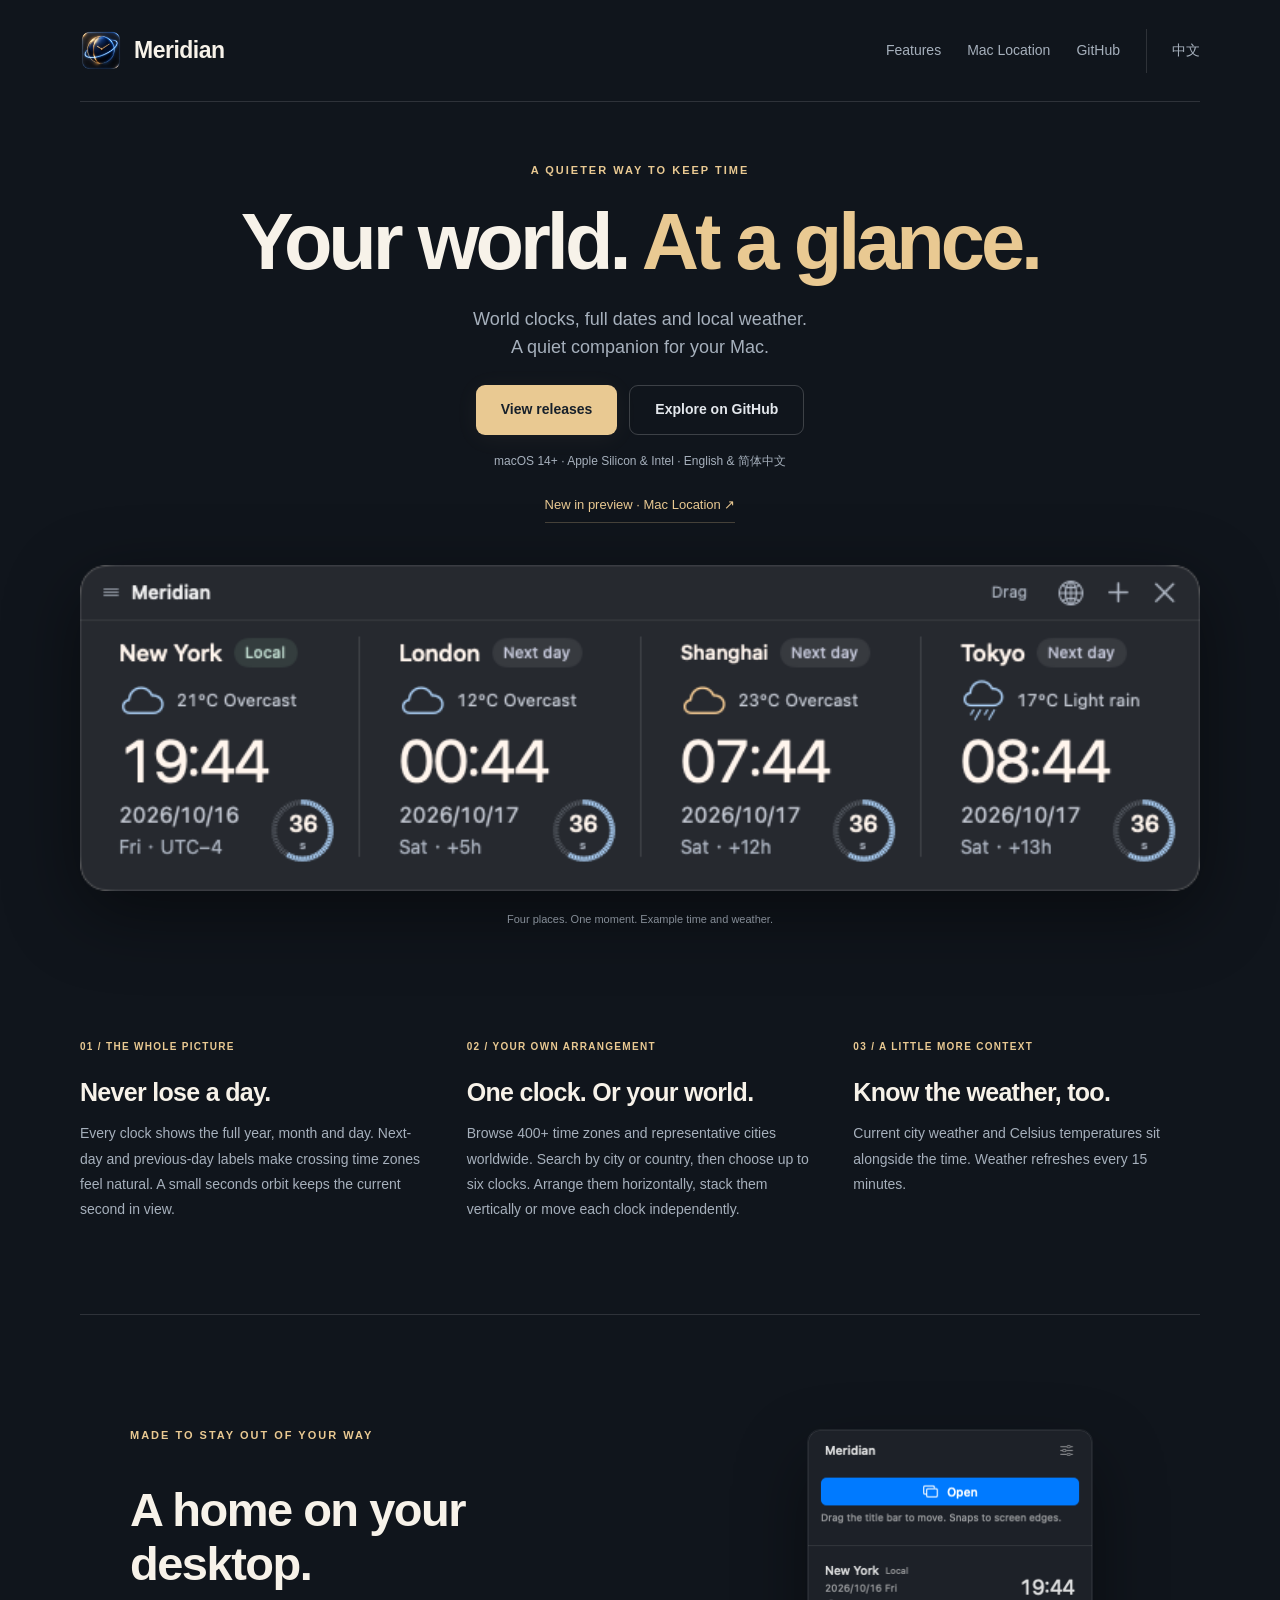
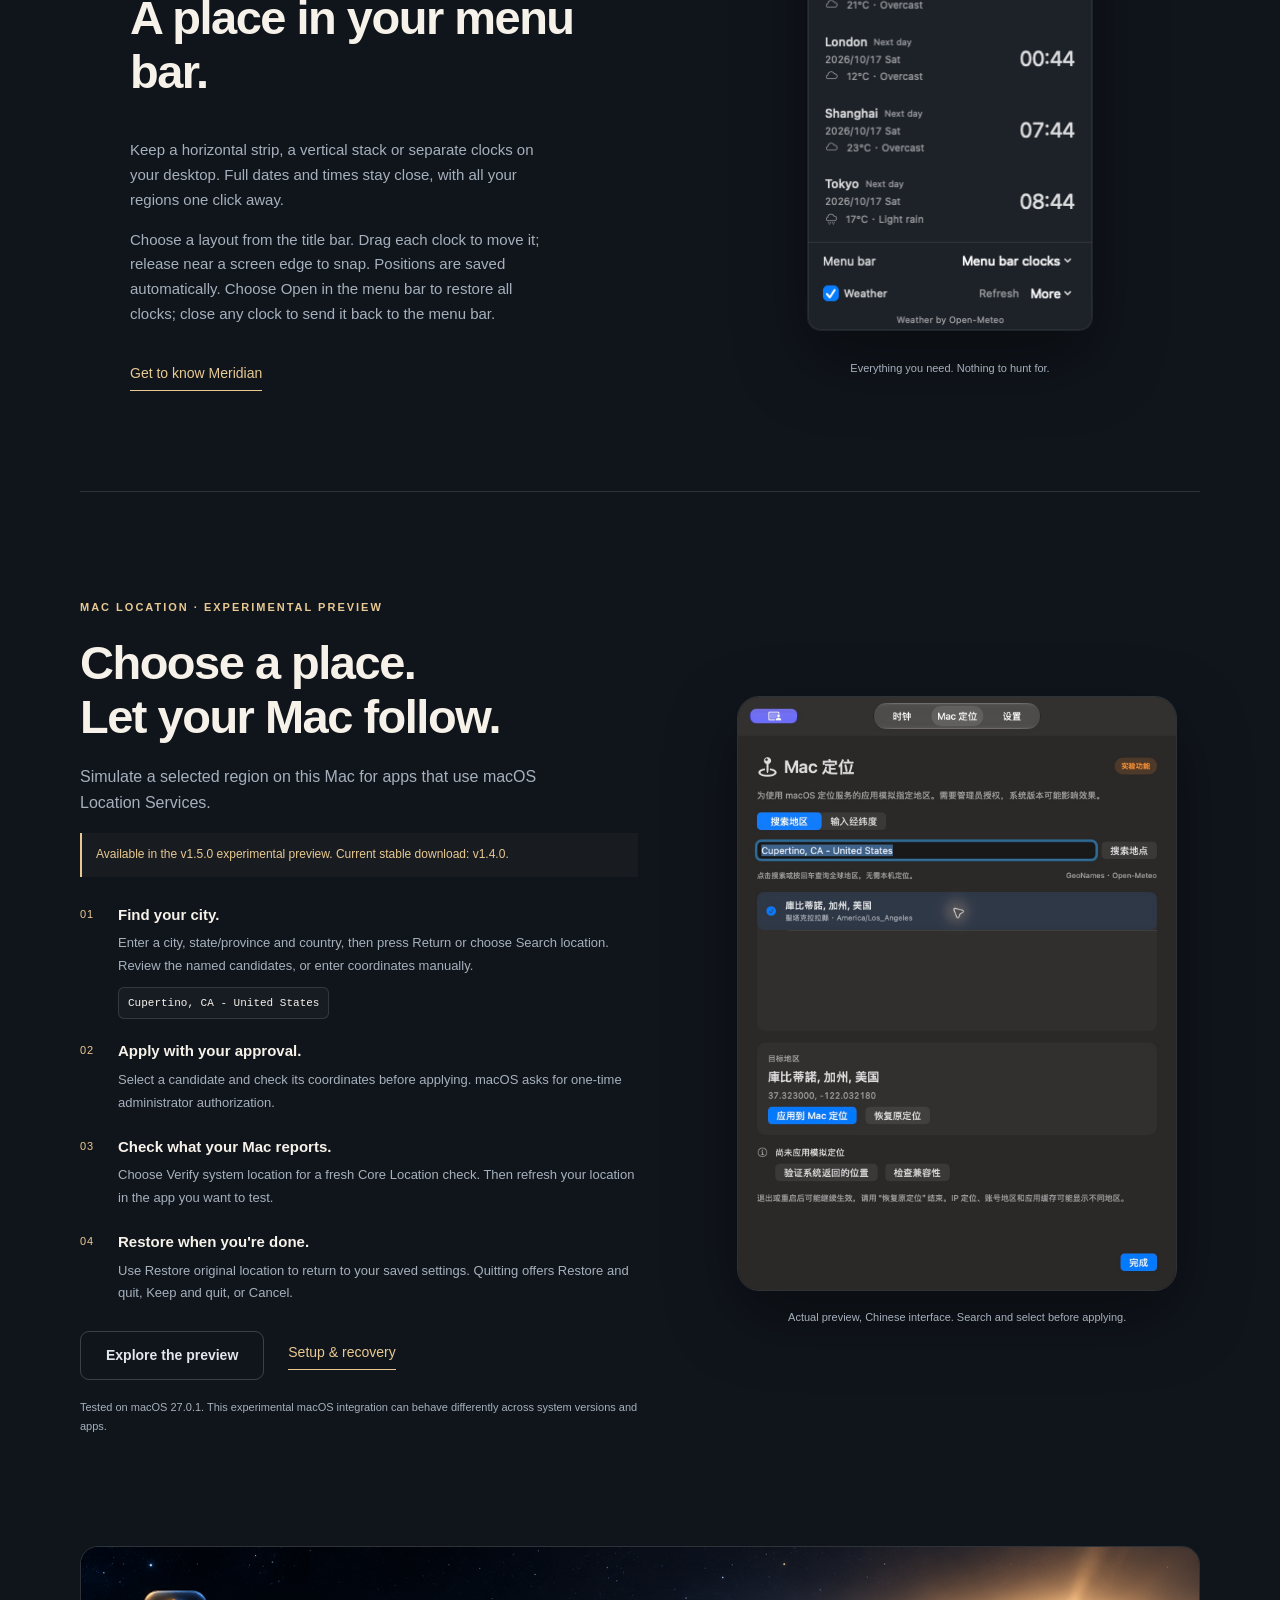
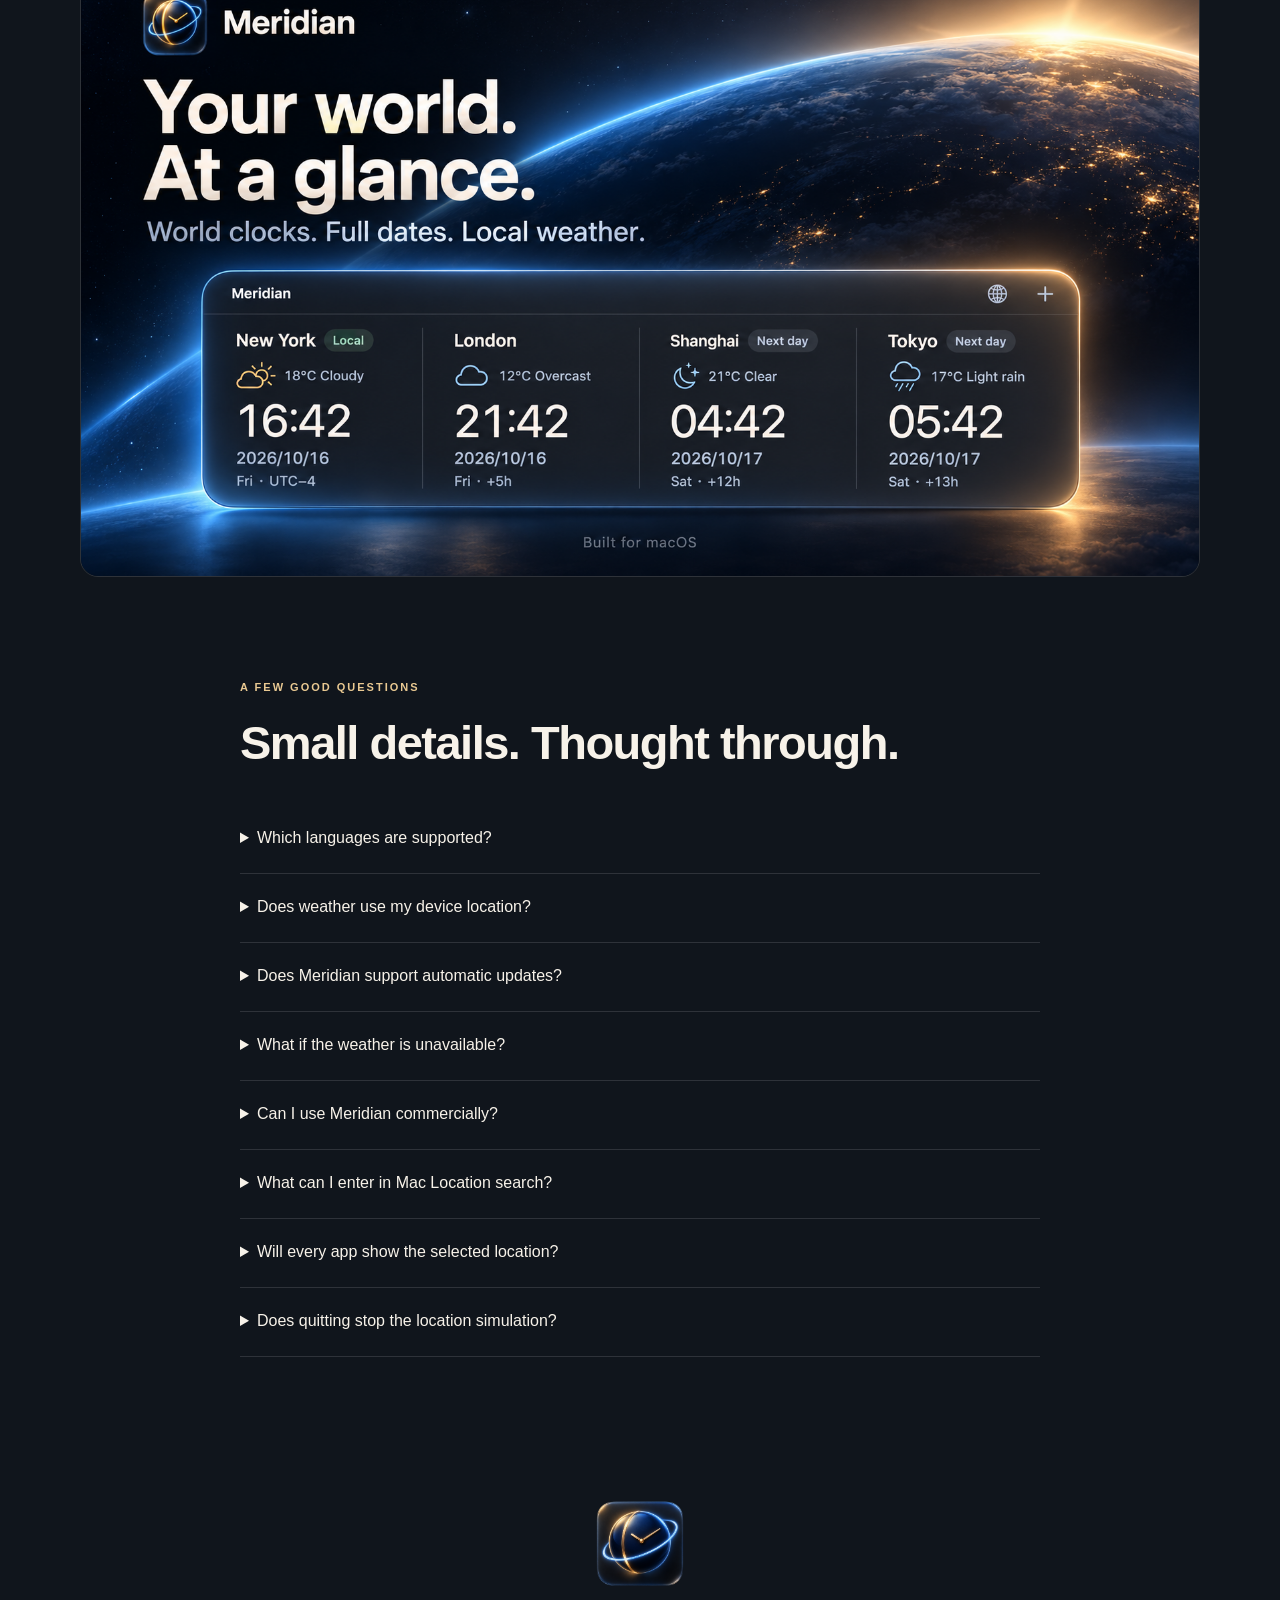
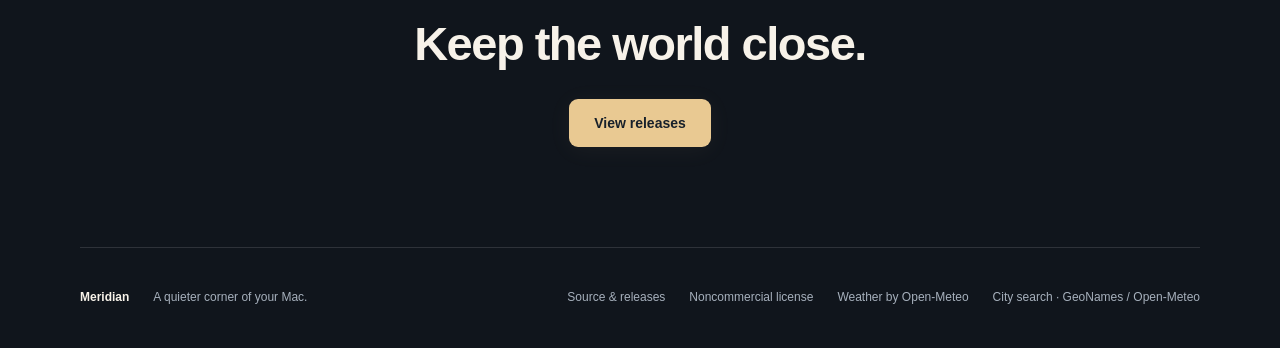
<file: index.html>
<!doctype html>
<html lang="en">
<head>
  <meta charset="utf-8">
  <meta name="viewport" content="width=device-width, initial-scale=1">
  <meta http-equiv="refresh" content="0; url=./docs/">
  <link rel="canonical" href="https://etongle.github.io/Meridian/">
  <script>location.replace('./docs/'+location.search+location.hash);</script>
  <title>Meridian — Your world. At a glance.</title>
</head>
<body><p><a href="./docs/">Visit the Meridian website / 访问 Meridian 官网</a></p></body>
</html>
</file>
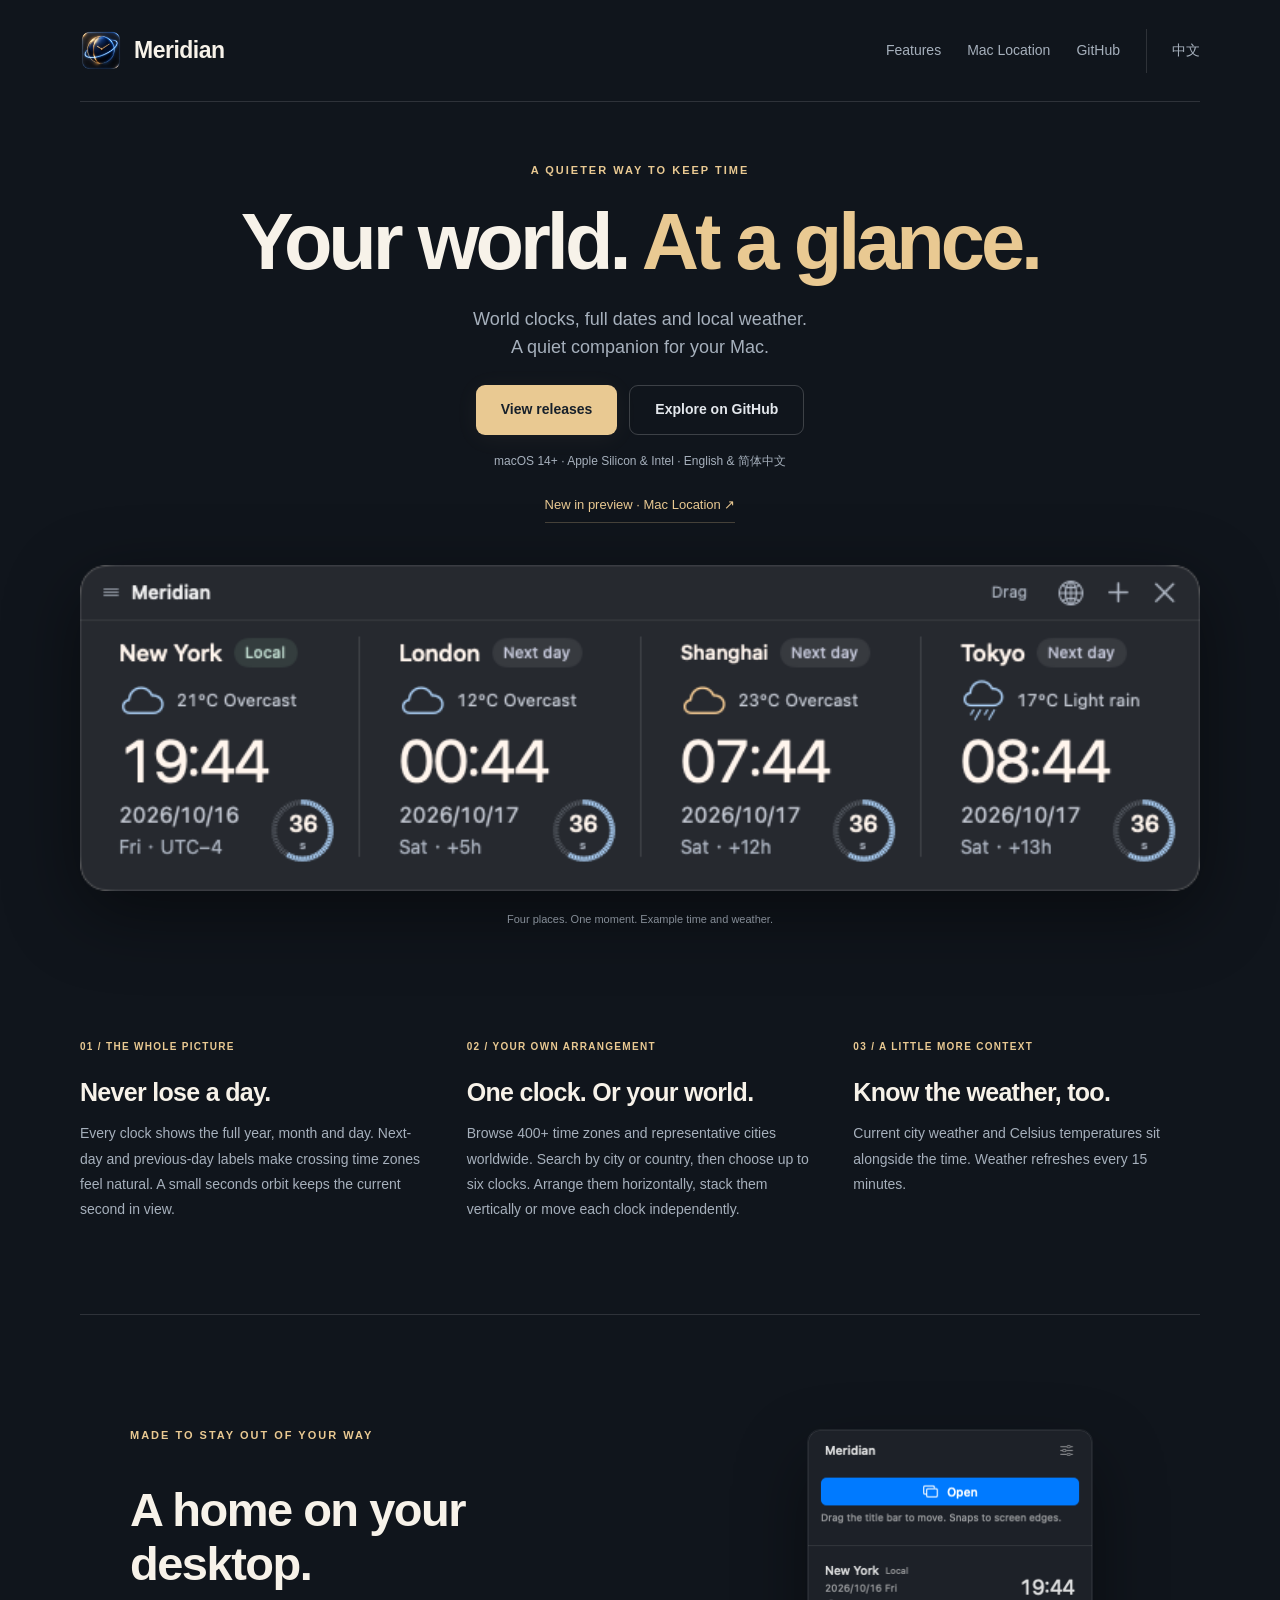
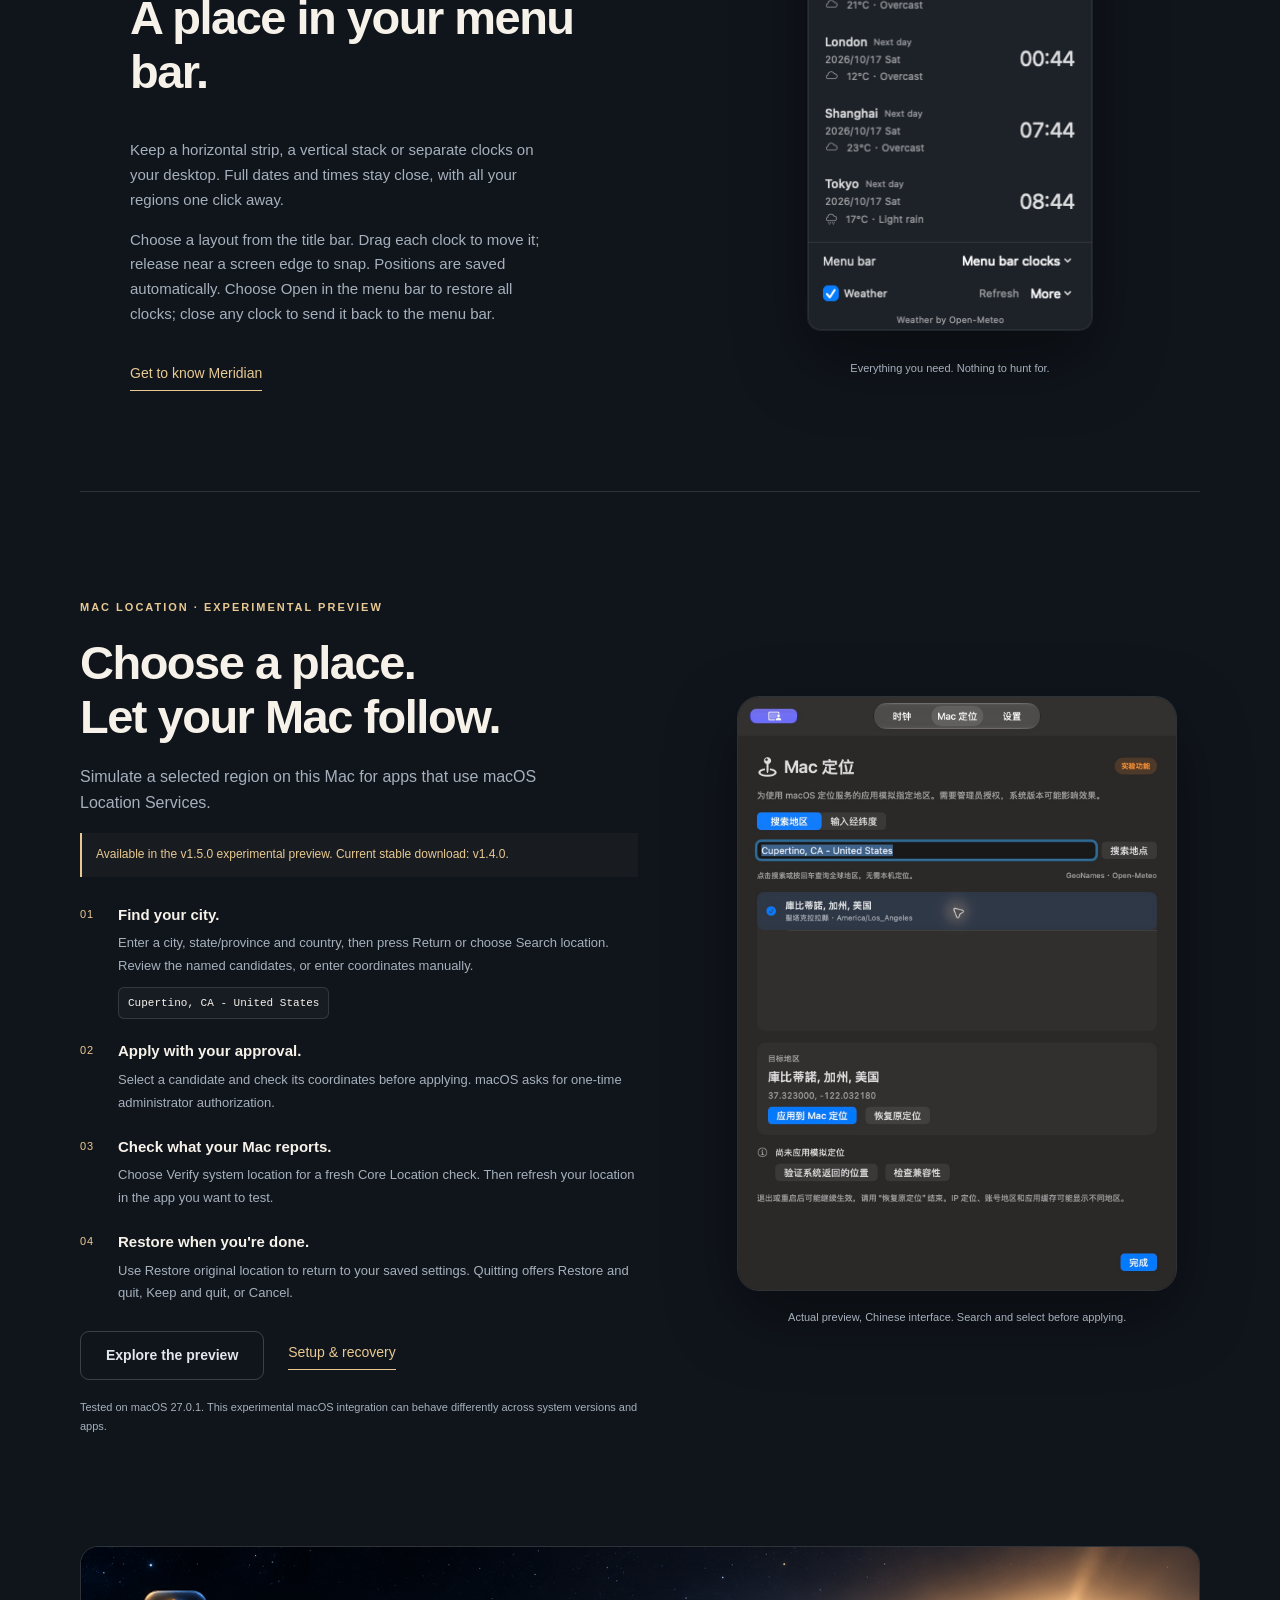
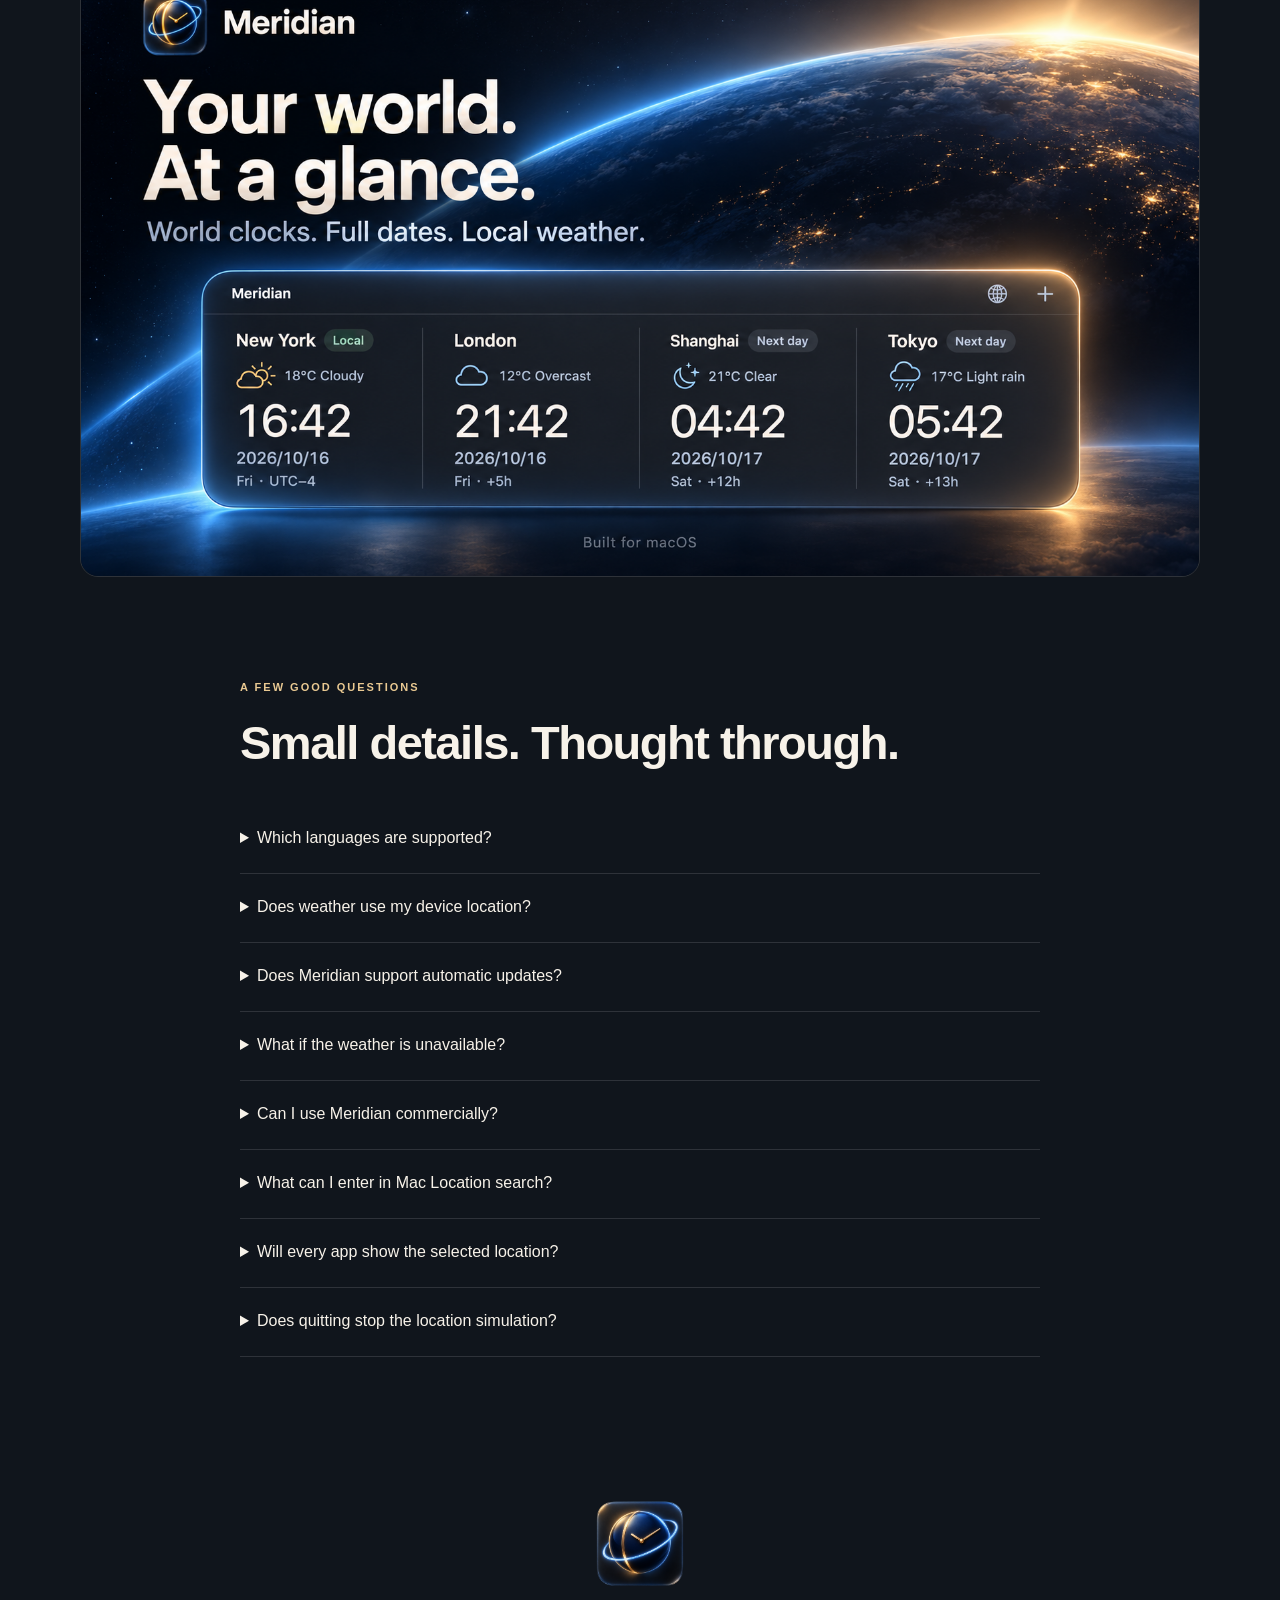
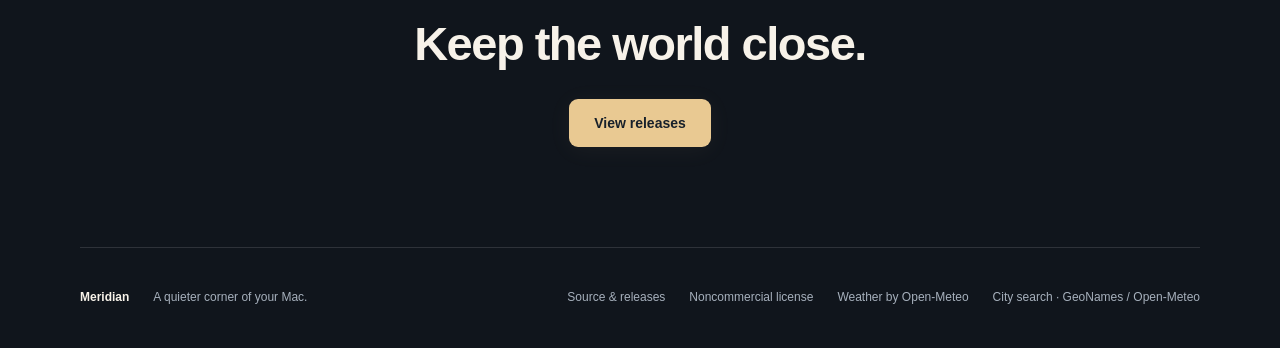
<file: docs/index.html>
<!doctype html>
<html lang="en">
<head>
  <meta charset="utf-8"><meta name="viewport" content="width=device-width, initial-scale=1">
  <title>Meridian — Your world. At a glance.</title>
  <meta name="description" content="World clocks, full dates and weather for Mac. Explore the experimental Mac Location preview with worldwide city search, location verification and restore. English and Simplified Chinese.">
  <meta property="og:title" content="Meridian — Your world. At a glance.">
  <meta property="og:description" content="World clocks, full dates and weather. Now preview Mac Location: search a city, simulate, verify and restore.">
  <meta property="og:type" content="website"><meta property="og:url" content="https://etongle.github.io/Meridian/">
  <meta property="og:image" content="https://etongle.github.io/Meridian/assets/promo-en.png">
  <meta name="twitter:card" content="summary_large_image">
  <link rel="icon" href="assets/app-icon.png" type="image/png">
  <link rel="canonical" href="https://etongle.github.io/Meridian/">
  <link rel="stylesheet" href="style.css?v=20261018-mac-location"><script defer src="site.js?v=20261018-mac-location"></script>
</head>
<body>
<a class="skip" href="#main" data-i18n="skip">Skip to content</a>
<header class="nav wrap"><a class="wordmark" href="#" aria-label="Meridian home"><img src="assets/app-icon.png" alt="" width="42" height="42">Meridian</a><nav aria-label="Main navigation"><a href="#features" data-i18n="featuresNav">Features</a><a href="#mac-location" data-i18n="locationNav">Mac Location</a><a class="github-nav" href="https://github.com/etongle/Meridian">GitHub</a><button id="language" type="button" aria-label="Switch to Simplified Chinese">中文</button></nav></header>
<main id="main">
<section class="hero wrap">
  <p class="eyebrow" data-i18n="eyebrow">A QUIETER WAY TO KEEP TIME</p>
  <h1 data-i18n="headline">Your world.<br><span>At a glance.</span></h1>
  <p class="intro" data-i18n="intro">World clocks, full dates and local weather.<br>A quiet companion for your Mac.</p>
  <div class="actions"><a class="button primary download-link" href="https://github.com/etongle/Meridian/releases" data-i18n="download">View releases</a><a class="button secondary" href="https://github.com/etongle/Meridian" data-i18n="source">Explore on GitHub</a></div>
  <p class="requirements" data-i18n="requirements">macOS 14+ · Apple Silicon & Intel · English & 简体中文</p>
  <a class="preview-link" href="#mac-location" data-i18n="heroPreview">New in preview · Mac Location ↗</a>
  <figure class="product"><img src="assets/widget.png" width="720" height="210" alt="Meridian desktop widget showing New York, London, Shanghai and Tokyo with full dates and weather"><figcaption data-i18n="caption">Four places. One moment. Example time and weather.</figcaption></figure>
</section>
<section id="features" class="features wrap">
  <article><p class="number">01 / <span data-i18n="feature1Tag">THE WHOLE PICTURE</span></p><h2 data-i18n="feature1Title">Never lose a day.</h2><p data-i18n="feature1">Every clock shows the full year, month and day. Next-day and previous-day labels make crossing time zones feel natural. A small seconds orbit keeps the current second in view.</p></article>
  <article><p class="number">02 / <span data-i18n="feature2Tag">YOUR OWN ARRANGEMENT</span></p><h2 data-i18n="feature2Title">One clock. Or your world.</h2><p data-i18n="feature2">Browse 400+ time zones and representative cities worldwide. Search by city or country, then choose up to six clocks. Arrange them horizontally, stack them vertically or move each clock independently.</p></article>
  <article><p class="number">03 / <span data-i18n="feature3Tag">A LITTLE MORE CONTEXT</span></p><h2 data-i18n="feature3Title">Know the weather, too.</h2><p data-i18n="feature3">Current city weather and Celsius temperatures sit alongside the time. Weather refreshes every 15 minutes.</p></article>
</section>
<section class="story wrap"><div><p class="eyebrow" data-i18n="storyTag">MADE TO STAY OUT OF YOUR WAY</p><h2 data-i18n="storyTitle">A home on your desktop.<br>A place in your menu bar.</h2><p data-i18n="storyBody">Keep a horizontal strip, a vertical stack or separate clocks on your desktop. Full dates and times stay close, with all your regions one click away.</p><p data-i18n="storyBody2">Choose a layout from the title bar. Drag each clock to move it; release near a screen edge to snap. Positions are saved automatically. Choose Open in the menu bar to restore all clocks; close any clock to send it back to the menu bar.</p><a class="text-link" href="https://github.com/etongle/Meridian#getting-started" data-i18n="gettingStarted">Get to know Meridian</a></div><figure class="detail"><img src="assets/widget-popover.png" alt="Meridian menu bar panel with full dates, times and weather" loading="lazy" width="286" height="504"><figcaption data-i18n="detailCaption">Everything you need. Nothing to hunt for.</figcaption></figure></section>
<section id="mac-location" class="location wrap" aria-labelledby="location-heading">
  <div class="location-copy">
    <p class="eyebrow" data-i18n="locationTag">MAC LOCATION · EXPERIMENTAL PREVIEW</p>
    <h2 id="location-heading" data-i18n="locationTitle">Choose a place.<br>Let your Mac follow.</h2>
    <p class="location-intro" data-i18n="locationIntro">Simulate a selected region on this Mac for apps that use macOS Location Services.</p>
    <p class="location-availability" data-i18n="locationAvailability">Available in the v1.5.0 experimental preview. Current stable download: <span class="stable-version">v1.4.0</span>.</p>
    <ol class="location-steps">
      <li><h3 data-i18n="locationSearchTitle">Find your city.</h3><p data-i18n="locationSearchBody">Enter a city, state/province and country, then press Return or choose Search location. Review the named candidates, or enter coordinates manually.</p><code>Cupertino, CA - United States</code></li>
      <li><h3 data-i18n="locationApplyTitle">Apply with your approval.</h3><p data-i18n="locationApplyBody">Select a candidate and check its coordinates before applying. macOS asks for one-time administrator authorization.</p></li>
      <li><h3 data-i18n="locationVerifyTitle">Check what your Mac reports.</h3><p data-i18n="locationVerifyBody">Choose Verify system location for a fresh Core Location check. Then refresh your location in the app you want to test.</p></li>
      <li><h3 data-i18n="locationRestoreTitle">Restore when you're done.</h3><p data-i18n="locationRestoreBody">Use Restore original location to return to your saved settings. Quitting offers Restore and quit, Keep and quit, or Cancel.</p></li>
    </ol>
    <div class="location-actions"><a class="button secondary" href="https://github.com/etongle/Meridian/tree/feature/mac-location" data-i18n="locationPreviewCTA">Explore the preview</a><a class="text-link" href="https://github.com/etongle/Meridian/blob/feature/mac-location/docs/mac-location.md" data-i18n="locationGuideCTA">Setup & recovery</a></div>
    <p class="location-note" data-i18n="locationNote">Tested on macOS 27.0.1. This experimental macOS integration can behave differently across system versions and apps.</p>
  </div>
  <figure class="location-preview"><img id="location-image" src="assets/mac-location-preview.jpg" alt="Actual Meridian preview in Chinese, showing the Cupertino, California, United States query and selected coordinates" width="1200" height="1624" loading="lazy"><figcaption data-i18n="locationCaption">Actual preview, Chinese interface. Search and select before applying.</figcaption></figure>
</section>
<section class="campaign wrap"><img id="campaign-image" src="assets/promo-en.png" alt="Meridian launch artwork: your world at a glance" loading="lazy" width="1672" height="941"></section>
<section class="faq wrap"><p class="eyebrow" data-i18n="faqTag">A FEW GOOD QUESTIONS</p><h2 data-i18n="faqTitle">Small details. Thought through.</h2>
<details><summary data-i18n="q1">Which languages are supported?</summary><p data-i18n="a1">English is the default. Switch to Simplified Chinese in Settings without restarting the app.</p></details>
<details><summary data-i18n="q2">Does weather use my device location?</summary><p data-i18n="a2">Weather uses Open-Meteo for each clock’s city without requesting device location. The local clock follows your system time zone. The separate Mac Location preview requests location permission when you choose Verify system location.</p></details>
<details><summary data-i18n="q3">Does Meridian support automatic updates?</summary><p data-i18n="a3">Sparkle powers automatic update checks and optional background downloads. Release archives are signed and verified before installation.</p></details>
<details><summary data-i18n="q4">What if the weather is unavailable?</summary><p data-i18n="a4">Your clocks keep running. Meridian labels unavailable or outdated weather clearly, and you can turn weather off at any time.</p></details>
<details><summary data-i18n="q5">Can I use Meridian commercially?</summary><p data-i18n="a5">Meridian is available under PolyForm Noncommercial 1.0.0. Permitted noncommercial use, modification and redistribution are allowed under the license. Commercial use is not granted.</p></details>
<details><summary data-i18n="q6">What can I enter in Mac Location search?</summary><p data-i18n="a6">Try Cupertino, CA - United States or Toronto, Ontario - Canada. City, state/province and country help distinguish similar place names. Online city search sends your query to Open-Meteo, using GeoNames data, and works with device Location Services turned off. You can also enter decimal latitude and longitude manually.</p></details>
<details><summary data-i18n="q7">Will every app show the selected location?</summary><p data-i18n="a7">Apps that use macOS Core Location can receive the simulated region. Apps that use your IP address, account region or cached data may show something different. Mac Location does not change your IP address or account country.</p></details>
<details><summary data-i18n="q8">Does quitting stop the location simulation?</summary><p data-i18n="a8">Simulation can continue after quitting or restarting. Choose Restore original location, or Restore and quit, to end it and restore the original simulation settings. macOS may ask for administrator authorization again.</p></details>
</section>
<section class="closing wrap"><img src="assets/app-icon.png" width="96" height="96" alt="Meridian app icon" loading="lazy"><h2 data-i18n="closing">Keep the world close.</h2><a class="button primary download-link" href="https://github.com/etongle/Meridian/releases" data-i18n="download">View releases</a></section>
</main>
<footer class="wrap"><span>Meridian</span><p data-i18n="footer">A quieter corner of your Mac.</p><a href="https://github.com/etongle/Meridian" data-i18n="footerSource">Source & releases</a><a href="https://github.com/etongle/Meridian/blob/main/LICENSE" data-i18n="license">Noncommercial license</a><a href="https://open-meteo.com/" data-i18n="weatherCredit">Weather by Open-Meteo</a><a href="https://open-meteo.com/en/docs/geocoding-api" data-i18n="cityCredit">City search · GeoNames / Open-Meteo</a></footer>
</body></html>
</file>
<file: docs/style.css>
:root{color-scheme:dark;--bg:#10151c;--fg:#f7f2e9;--muted:#a6b0bc;--gold:#e9c992;--line:#ffffff20;font-family:-apple-system,BlinkMacSystemFont,"Segoe UI",sans-serif;scroll-behavior:smooth}*{box-sizing:border-box}body{margin:0;background:var(--bg);color:var(--fg);font-size:16px;line-height:1.65}a{color:inherit;text-decoration:none}button,a,summary{-webkit-tap-highlight-color:transparent}button,summary{cursor:pointer}a:focus-visible,button:focus-visible,summary:focus-visible{outline:2px solid var(--gold);outline-offset:5px}.wrap{width:min(1120px,calc(100% - 64px));margin:auto}.nav{display:flex;align-items:center;justify-content:space-between;min-height:102px;border-bottom:1px solid var(--line)}.wordmark{display:flex;align-items:center;gap:12px;font-size:23px;font-weight:650;letter-spacing:-.5px}.wordmark img{object-fit:contain}nav{display:flex;align-items:center;gap:26px;font-size:14px}nav a,nav button{min-height:44px;display:inline-flex;align-items:center;color:var(--muted);transition:color .18s}nav a:hover,nav button:hover{color:var(--fg)}nav button{border:0;border-left:1px solid var(--line);padding:0 0 0 25px;background:none;font:inherit}.hero{text-align:center;padding-top:86px}.eyebrow,.number{font-size:11px;letter-spacing:2px;font-weight:600;color:var(--gold)}h1{font-size:clamp(64px,8.3vw,108px);line-height:1.04;letter-spacing:-6px;font-weight:600;margin:26px 0}h1 span{color:var(--gold)}.intro{color:var(--muted);font-size:21px;line-height:1.55}.actions{display:flex;gap:12px;justify-content:center;margin-top:30px}.button{display:inline-flex;justify-content:center;align-items:center;padding:12px 25px;border-radius:9px;min-height:48px;font-size:14px;font-weight:600;transition:background .18s,box-shadow .18s}.primary{background:var(--gold);color:#17202a;box-shadow:0 3px 25px #e9c9920e}.primary:hover{background:#f6dcae;box-shadow:0 3px 30px #e9c99225}.secondary{border:1px solid #ffffff30;color:#e3e7ec}.secondary:hover{background:#ffffff09}.requirements{margin-top:17px;font-size:12px;color:var(--muted)}figure{margin:0}.product{margin-top:70px}.product img{display:block;width:100%;height:auto;filter:drop-shadow(0 22px 38px #0007)}figcaption{font-size:11px;color:var(--muted);margin-top:19px}.features{display:grid;grid-template-columns:repeat(3,minmax(0,1fr));gap:40px;padding-top:100px;padding-bottom:92px;border-bottom:1px solid var(--line)}.features h2{font-size:25px;letter-spacing:-.7px;line-height:1.25;margin:22px 0 13px}.features p:not(.number){color:var(--muted);font-size:14px;line-height:1.8;margin:0}.number{font-size:10px;letter-spacing:1.3px}.story{display:grid;grid-template-columns:1.3fr 1fr;gap:100px;align-items:center;padding:100px 50px}.story h2,.faq h2,.closing h2{font-size:clamp(32px,4vw,47px);font-weight:550;letter-spacing:-1.5px;line-height:1.15}.story p:not(.eyebrow){font-size:15px;color:var(--muted);max-width:420px}.text-link{display:inline-block;margin-top:20px;padding-bottom:5px;border-bottom:1px solid var(--gold);font-size:14px;color:var(--gold)}.detail{text-align:center}.detail img{width:min(100%,286px);height:auto;border:1px solid #ffffff10;border-radius:13px;box-shadow:0 30px 70px #0006}.campaign img{width:100%;height:auto;display:block;border:1px solid var(--line);border-radius:18px}.faq{max-width:800px;padding:90px 0 40px}.faq h2{margin-top:20px;margin-bottom:35px}details{border-bottom:1px solid var(--line);padding:20px 0}summary{font-size:16px;min-height:28px}details p{color:var(--muted);font-size:14px;line-height:1.8;max-width:680px}.closing{text-align:center;padding:100px 0}.closing h2{margin:16px 0 28px}.closing img{object-fit:contain}footer{border-top:1px solid var(--line);display:flex;align-items:center;gap:24px;flex-wrap:wrap;padding:28px 0;font-size:12px;color:var(--muted)}footer span{color:var(--fg);font-weight:600}footer p{margin-right:auto}footer a:hover{color:var(--gold)}.skip{position:absolute;left:20px;top:-100px;z-index:10;background:var(--fg);color:var(--bg);padding:10px}.skip:focus{top:10px}@media(max-width:760px){.wrap{width:calc(100% - 40px)}.nav{min-height:86px}nav{gap:16px;font-size:12px}nav button{padding-left:16px}.wordmark{font-size:20px;gap:7px}.wordmark img{width:34px;height:34px}.hero{padding-top:64px}h1{letter-spacing:-3.5px}.intro{font-size:17px}.product{margin-top:45px}.features{grid-template-columns:1fr;gap:35px;padding:65px 0}.features h2{margin-top:12px}.story{grid-template-columns:1fr;gap:45px;padding:65px 0}.story p:not(.eyebrow){max-width:100%}.detail img{max-width:286px}.faq{padding-top:65px}.closing{padding:70px 0}.actions{flex-wrap:wrap}.campaign img{border-radius:10px}footer{gap:12px 20px}footer p{flex-basis:65%;margin:0}nav a:first-child{display:none}}@media(prefers-reduced-motion:reduce){:root{scroll-behavior:auto}*{transition:none!important}}

.icon-detail img{width:280px;max-width:100%;border:0;border-radius:0;box-shadow:none}
.preview-link{display:inline-block;margin-top:5px;color:var(--gold);font-size:13px;padding:6px 0;border-bottom:1px solid #e9c99240}
.location{display:grid;grid-template-columns:1.15fr 1fr;gap:76px;align-items:center;padding:95px 0 110px;border-top:1px solid var(--line);scroll-margin-top:28px}
.location h2{font-size:clamp(34px,4vw,47px);font-weight:550;letter-spacing:-1.5px;line-height:1.15;margin:20px 0}
.location-intro{font-size:16px;color:var(--muted);max-width:490px}
.location-availability{font-size:12px;color:var(--gold);padding:12px 14px;border-left:2px solid var(--gold);background:#e9c99208}
.location-steps{list-style:none;counter-reset:location-step;padding:0;margin:26px 0}
.location-steps li{counter-increment:location-step;position:relative;padding-left:38px;margin:20px 0}
.location-steps li:before{content:counter(location-step,decimal-leading-zero);position:absolute;left:0;top:2px;color:var(--gold);font-size:11px;letter-spacing:1px}
.location-steps h3{font-size:15px;font-weight:600;margin:0 0 5px}
.location-steps p{font-size:13px;line-height:1.75;color:var(--muted);margin:0}
.location-steps code{display:inline-block;font-size:11px;line-height:1.5;margin-top:9px;padding:7px 9px;color:var(--fg);background:#ffffff08;border:1px solid var(--line);border-radius:6px;overflow-wrap:anywhere}
.location-actions{display:flex;flex-wrap:wrap;align-items:center;gap:12px 24px}
.location-actions .text-link{margin:0}
.location-note{font-size:11px;color:var(--muted);line-height:1.7;margin:18px 0 0}
.location-preview{text-align:center;min-width:0}
.location-preview img{display:block;width:100%;max-width:440px;height:auto;margin:auto;border:1px solid var(--line);border-radius:22px;box-shadow:0 25px 70px #0006}
.location-preview figcaption{max-width:380px;margin:18px auto 0;line-height:1.6}
@media(max-width:760px){.location{grid-template-columns:1fr;gap:36px;padding:65px 0}.location-preview img{max-width:390px}.location-intro{max-width:100%}nav{gap:14px}}
@media(max-width:390px){nav .github-nav{display:none}.location-steps li{padding-left:30px}}
@media(min-width:1000px){.hero{padding-top:48px}h1{font-size:clamp(56px,6.2vw,84px);letter-spacing:-4px;margin:22px 0}h1 br{display:none}h1 span{margin-left:.18em}.intro{font-size:18px;margin:16px 0}.actions{margin-top:24px}.product{margin-top:42px}}
</file>
